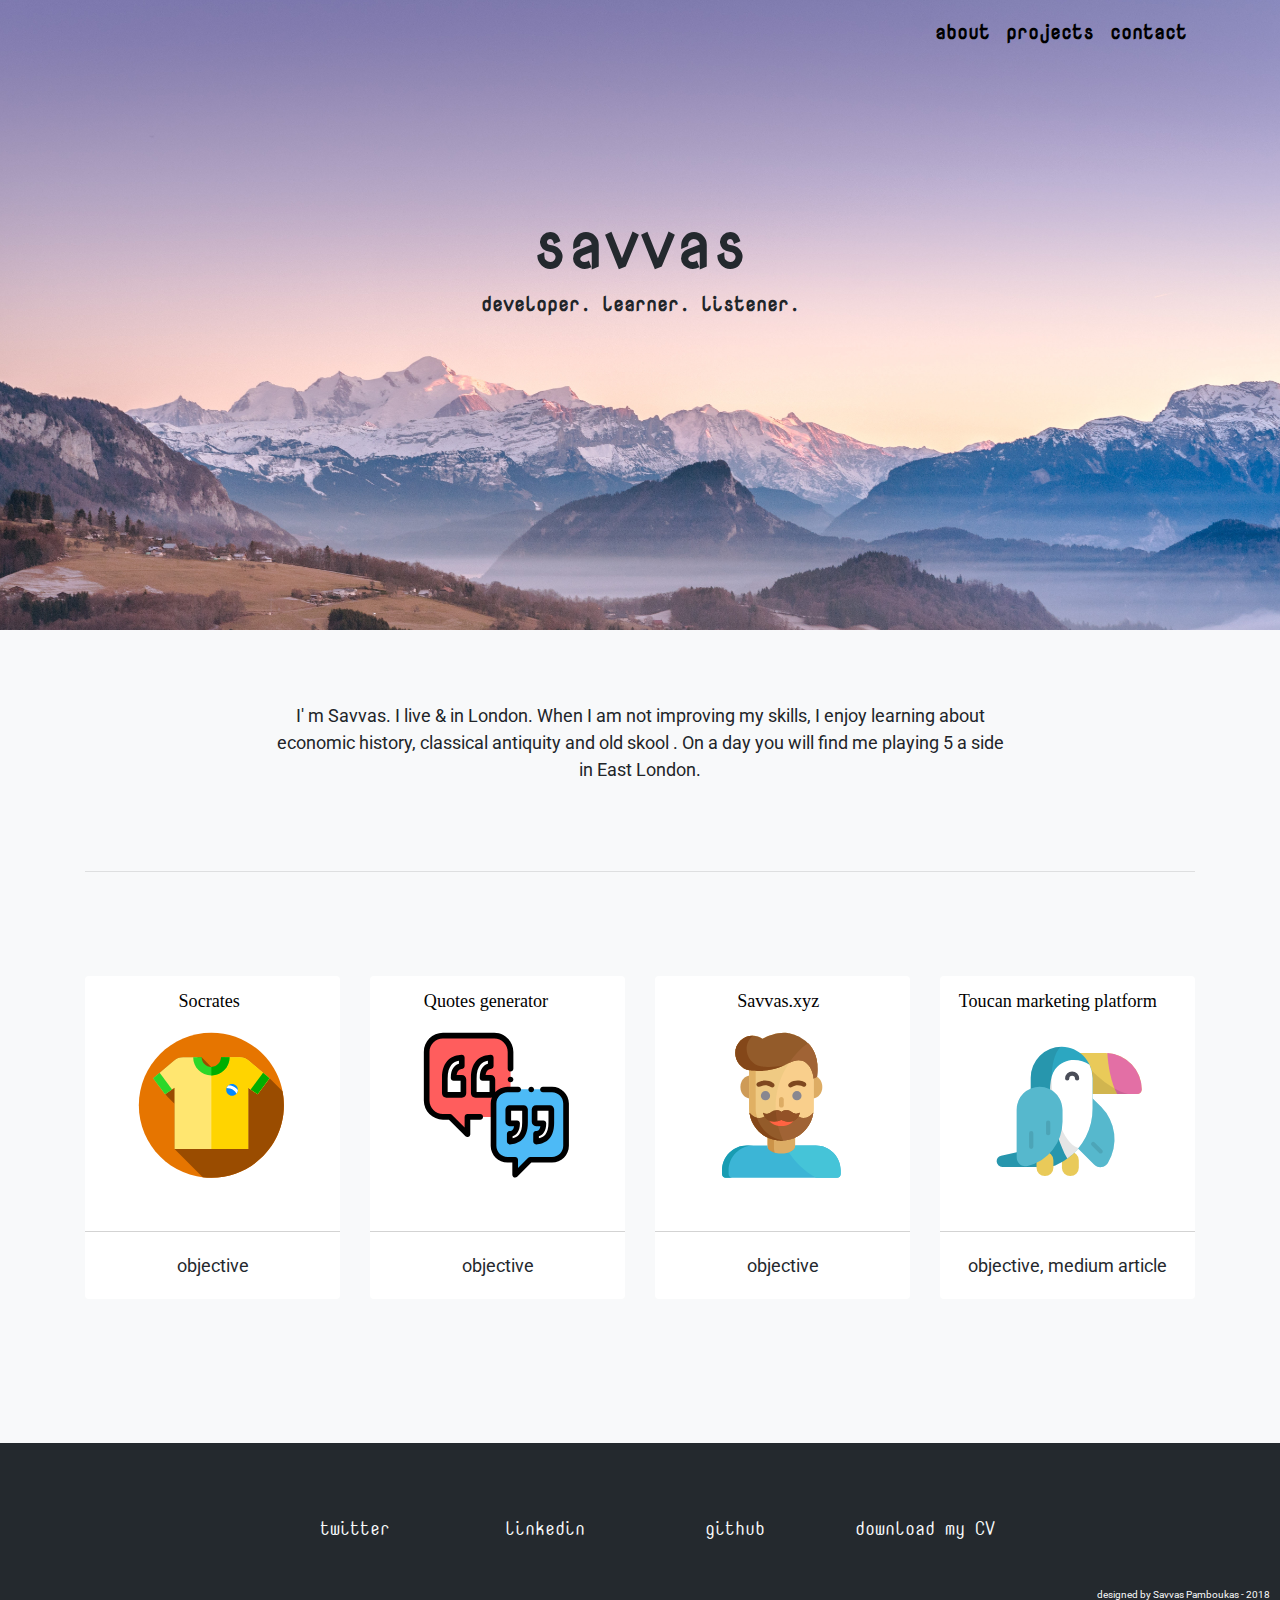
<file: index.html>
<html lang="en"><head>
    <meta charset="utf-8">
    <title>savvas.xyz</title>
    <meta name="description" content="savvas pamboukas">
    <meta name="savvas pamboukas" content="savvas pamboukas">
    <meta name="viewport" content="width=device-width, initial-scale=1.0">
    <link rel="stylesheet" href="css/savvasxyz.css">
    <link rel="stylesheet" href="css/animate.css">
    <link href="https://use.fontawesome.com/releases/v5.0.6/css/all.css" rel="stylesheet">
    <link href="https://stackpath.bootstrapcdn.com/bootstrap/4.1.1/css/bootstrap.min.css" rel="stylesheet">
    <link href=" https://afeld.github.io/emoji-css/emoji.css" rel="stylesheet">
    <link href="https://fonts.googleapis.com/css?family=Josefin+Sans|Mukta+Mahee|Nova+Mono|Oswald|Quicksand|Roboto" rel="stylesheet">
    <link href="https://fonts.googleapis.com/css?family=Cabin|Lobster|Lobster+Two|Raleway|Ubuntu" rel="stylesheet">
    <link href="https://fonts.googleapis.com/css?family=Lato" rel="stylesheet">
	<script src="https://code.jquery.com/jquery-3.2.1.slim.min.js" integrity="sha384-KJ3o2DKtIkvYIK3UENzmM7KCkRr/rE9/Qpg6aAZGJwFDMVNA/GpGFF93hXpG5KkN" crossorigin="anonymous"></script>
	<script src="https://cdnjs.cloudflare.com/ajax/libs/popper.js/1.12.9/umd/popper.min.js" integrity="sha384-ApNbgh9B+Y1QKtv3Rn7W3mgPxhU9K/ScQsAP7hUibX39j7fakFPskvXusvfa0b4Q" crossorigin="anonymous"></script>
    <script src="js/scripts.js"></script>
	<script src="https://maxcdn.bootstrapcdn.com/bootstrap/4.0.0/js/bootstrap.min.js" integrity="sha384-JZR6Spejh4U02d8jOt6vLEHfe/JQGiRRSQQxSfFWpi1MquVdAyjUar5+76PVCmYl" crossorigin="anonymous"></script>
</head>

<body cz-shortcut-listen="true">
        <!-- Navigation -->
        <div class="bg-image">
             <nav class="navbar navbar-expand-sm navbar-light static-top">
      <div class="container">
        <a class="navbar-brand" href="#"></a>
        <button class="navbar-toggler" type="button" data-toggle="collapse" 
data-target="#navbarResponsive" aria-controls="navbarResponsive" 
aria-expanded="false" aria-label="Toggle navigation">
          <span class="navbar-toggler-icon"></span>
        </button>
        <div class="collapse navbar-collapse" id="navbarResponsive">
          <ul class="navbar-nav ml-auto">
                            <li class="nav-item active">
                                <a href="#about-section" class="nav-link">
                                    about
                                    <span class="sr-only">(current)</span>
                                </a>
                            </li>
                            <li class="nav-item">
                                <a class="nav-link" href="#project-section"> projects</a>
                            </li>
                            <li class="nav-item">
                                <a class="nav-link" href="#contact-section"> contact</a>
                            </li>
                        </ul>
        </div>
      </div>
    </nav>

<div class="empty-vertical-space2"></div>
            <section id="head-section">
                <div class="container">
                    <div class="row">
                        <div class="col-12 text-center">   
                                <h1 data-heading="savvas">savvas</h1>
                           <h5> <b>developer. learner. 
                            listener.  </b>   </h5>                        
                        </div>
                    </div>
                </div>
            </section>
            
        </div>

        <section id="about-section">            
        <div class="empty-vertical-space3"></div>            
            <div class="container">
               <div class="row justify-content-center">
                    <div class="text-center col-sm-12 col-lg-8">
                            <i class="em em-wave"></i> I' m Savvas. I live &amp; <i class="em em-construction_worker"></i> in London. When I am not improving my <i class="em em-computer"></i> skills, I enjoy learning about economic history, classical
                            antiquity <i class="em em-amphora"></i> and old skool <i class="em em-soccer"></i>. On a <i class="em em-sunny"></i> day you will find me playing 5 a side in East London.
                   
                    </div>
                </div>
            </div>            
        <div class="empty-vertical-space3"></div>
		<div class="container">
<div class="row justify-content-center">
                        <div class="col-12">
                              <hr>                            
                </div>
    </div>
                </div>
        </section>        

        <section id="project-section">            
        <div class="empty-vertical-space3"></div>
            <div class="container">                
                <div class="row ">
                    <div class="center col-6 col-lg-3">
                        <div class="card mt-3">
                                <a href="https://codepen.io/spambo01/full/NpymgY/">
                                     <img class="card-img-top" alt="Socrates Tribute Page" src="pictures/socrates.svg">
                                     </a>
                            <div class="card-body">
                                <p class="card-text">
                                    <a href="https://www.freecodecamp.org/challenges/build-a-tribute-page">
                                        objective </a>
                                </p>
                            </div>
                        </div>
                    </div>
                    <div class="center col-6 col-lg-3">
                        <div class="card mt-3">
                                <a href="https://codepen.io/spambo01/full/gzGGoG/">
                                     <img class="card-img-top" alt="Nazzy's quote machine" src="pictures/quotes.svg">
                                     </a>
                            <div class="card-body">
                                 <p class="card-text">
                                    <a href="https://www.freecodecamp.org/challenges/build-a-random-quote-machine">
                                        objective </a>
                                </p>
                            </div>
                        </div>
                    </div>
                    <div class="center col-6 col-lg-3">
                            <div class="card mt-3">
                                    <a href="http://www.savvas.xyz/">
                                         <img class="card-img-top" alt="my site" src="pictures/personal website.svg">
                                         </a>
                                <div class="card-body">
                                     <p class="card-text">
                                        <a href="https://www.freecodecamp.org/challenges/build-a-personal-portfolio-webpage">
                                            objective </a>
                                    </p>
                                </div>
                            </div>
                        </div>
                        <div class="center col-6 col-lg-3">
                            <div class="card mt-3">
                                    <a href="https://chingu-voyage7.github.io/Toucans-Team-15/">
                                         <img class="card-img-top" alt="my site" src="pictures/toucan-final.svg">
                                         </a>
                                <div class="card-body">
                                     <p class="card-text">
                                        <a href="https://github.com/chingu-voyage7/Toucans-Team-15/blob/master/README.md">
                                            objective,</a>
                                            <a href="https://medium.com/chingu/one-project-at-a-time-we-build-to-learn-c43c0218ee27">
                                                medium article </a>  
                                    </p>
                                </div>
                            </div>
                        </div>
                </div>
            </div>            
        <div class="empty-vertical-space2"></div>
        </section>

        

        <section id="contact-section">
                <div class="empty-vertical-space3"></div>          
            <div class="container">
                <div class="row justify-content-center">
                    <div class="empty-vertical-space3 center col-sm-12  col-lg-2">
                        <a href="https://twitter.com/spambo01" target="_blank">
                           twitter <!-- <i class="fab fa-twitter fa-3x"></i> -->
                        </a>
                    </div>
                    <div class="empty-vertical-space3 center col-sm-12 col-lg-2">
                        <a href="https://www.linkedin.com/in/savvas-pamboukas/" target="_blank">
                           linkedin <!-- <i class="fab fa-linkedin-in fa-3x"></i> -->
                        </a>
                    </div>
                    <div class="empty-vertical-space3 center col-sm-12 col-lg-2">
                        <a href="https://github.com/spambo01" target="_blank">
                            github<!-- <i class="fab fa-github fa-3x"></i> -->
                        </a>
                    </div>

                    <div class="empty-vertical-space3 center col-sm-12 col-lg-2">
                        <a href="docs/cv.pdf" download="">
                           download my CV <!-- <i class="fas fa-file-pdf fa-3x"></i> -->
                        </a>
                    </div>
                </div>
            </div>            
        </section>

        

        <footer>
            designed by Savvas Pamboukas - 2018 <br />
            <small>picture by Buyer-Mimeure on Unsplash</small><br />
            <small>Icons made by <a href="https://www.freepik.com/" title="Freepik">Freepik</a> from <a href="https://www.flaticon.com/" 
                 title="Flaticon">www.flaticon.com</a> is licensed by <a href="http://creativecommons.org/licenses/by/3.0/" title="Creative Commons BY 3.0" target="_blank">CC 3.0 BY</a></small>
        </footer>

        <script>

        </script>
    

</body></html>
</file>
<file: css/savvasxyz.css>
:root {
    --font-color:#B5A7C8; /*#24292E  ;*/
      --bg-color:#f8f9fa;
      --main-color:#C1B1CC ;
      --black: #24292E;    
  }

  /*.navbar {   
    background-color:transparent;
    }*/

.center{
    text-align: center;
}

body section, body nav{
    /* font-family: ubuntu;   */  
       }

   body section, footer{
    background-color: #f8f9fa;
   }

.bg-image{
    background: url('../pictures/Hugues\ de\ BUYER-MIMEURE\ on\ Unsplash.jpg') no-repeat center center fixed; 
    -webkit-background-size: cover;
    -moz-background-size: cover;
    -o-background-size: cover;
    background-size: cover;  
    height: 70vh;    
}

section a{
    color:var(--black);
}



section .card a:hover{
    border-bottom: 0px;
    padding-bottom:0em;
}

.card-body {
    border-top: 1px solid lightgrey;
}

nav {
    text-transform: uppercase;
     text-align: center;
}

#navbarResponsive > ul > li.nav-item > a{    
    font-size: 1.25rem;
   font-weight: bold;
    color: black;
    /*  color: navajowhite; */
    font-family: "nova mono";
    text-transform: lowercase;
}

section#head-section{    
    font-weight: bold;    
    background-color:transparent;
    font-family: 'nova mono'
}

section#about-section{
    font-size: large; 
}

section#contact-section a{
    text-decoration: none;    
    font-family: 'nova mono';
        font-size: large;  
}

section a:hover, nav ul li a:hover, section .card .card-text a:hover{      
border-bottom: 1.5px solid ;
    padding-bottom:0.2em;
    transition: all .3s ease-out;     
    color:var(--black); 
    text-decoration: none;
}


section#head-section h1 {     
    font-family: 'nova mono';
    font-size: 4rem;    
    font-weight: bold;    
    color:var(--black);
}

section#project-section .card{
    border:0px;
    font-size: large;
}

.empty-vertical-space1{    height: 32vh;}
.empty-vertical-space2{    height: 16vh;}
.empty-vertical-space3{    height: 8vh;}
.empty-vertical-space4{    height: 4vh;}

footer{
    text-align: right; 
    padding-right: 1em;
    padding-bottom: 0.5em; 
    font-size:  x-small;  
}
footer a {
    color: whitesmoke;
}
footer, section#contact-section{
    background-color:var(--black);
    
}

footer, section#contact-section a{
color:var(--bg-color);
}
   @media only screen and (max-width: 575px) {
    nav ul li a:hover {
    border-bottom: 0px solid;
}
       .nav-link{
          padding:0px; 
       }
       
       #navbarResponsive > ul > li.nav-item > a {
           padding-bottom:10px; 
       }
       
       body nav{
     background-color: #f8f9fa;
       }
       
}
</file>
